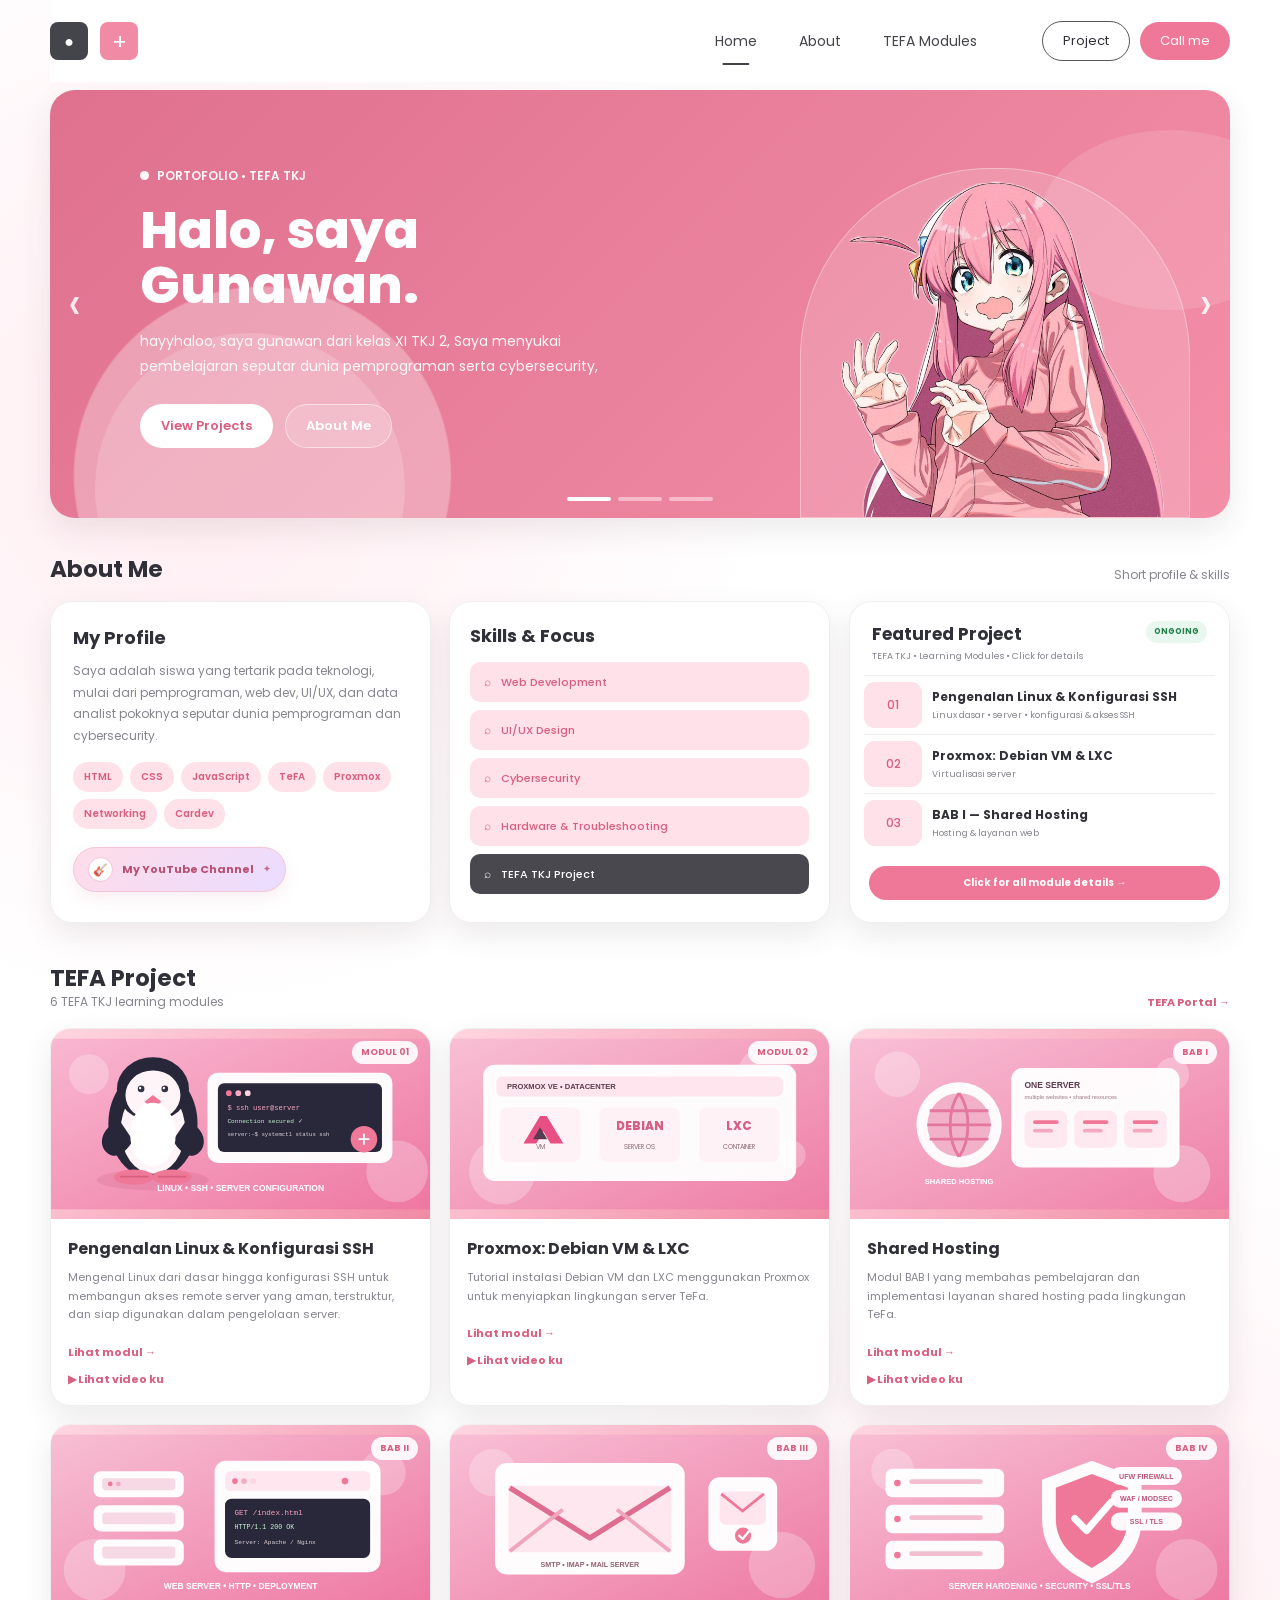
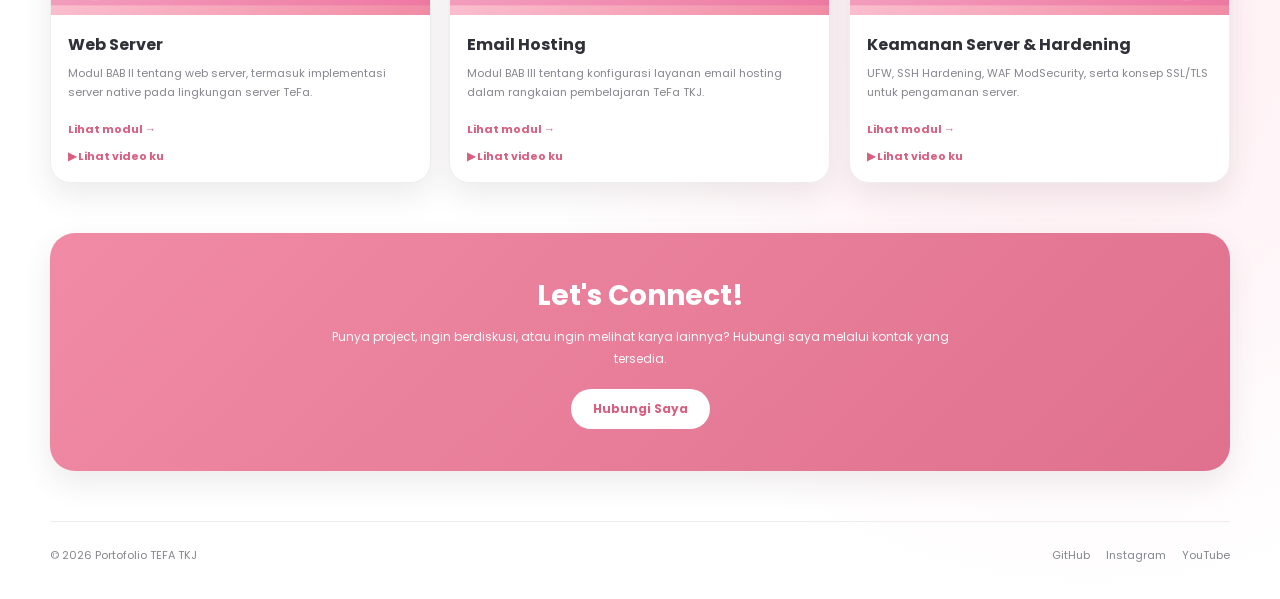
<file: index.html>
<!DOCTYPE html>

<html lang="id">
<head>
<meta charset="utf-8"/>
<meta content="width=device-width, initial-scale=1.0" name="viewport"/>
<meta name="description" content="Portofolio TEFA TKJ — web development, server, networking, dan project teknologi.">
<meta name="theme-color" content="#ef7898">
<title>Portofolio TEFA TKJ</title>
<!-- Font -->
<link href="https://fonts.googleapis.com" rel="preconnect"/>
<link crossorigin="" href="https://fonts.gstatic.com" rel="preconnect"/>
<link href="https://fonts.googleapis.com/css2?family=Poppins:wght@400;500;600;700;800&amp;display=swap" rel="stylesheet"/>
<!-- Project thumbnails are embedded SVGs; Hitori hero image is stored in assets/. -->
  <link rel="stylesheet" href="style.css">
  <script src="script.js" defer></script>
</head>
<body>
<!-- =========================
         NAVBAR
    ========================== -->
<header class="container">
<nav class="navbar">
<div class="nav-left">
<button aria-label="Profil" class="profile-btn">●</button>
<button aria-label="Tambah" class="add-btn">+</button>
</div>
<div class="nav-links">
<a class="active" href="#beranda">Home</a>
<a href="#tentang">About</a>
<a href="#featured-project-card">TEFA Modules</a>
</div>
<div class="nav-right">
<a class="login-btn" href="#proyek">Project</a>
<a class="signup-btn" href="#kontak">Call me</a>
</div>
</nav>
</header>
<main class="container">
<!-- =========================
             HERO / BANNER
             GANTI FOTO DI .hero-photo
        ========================== -->
<section class="hero" id="beranda">
<button aria-label="Sebelumnya" class="hero-arrow left">‹</button>
<div class="hero-content">
<div class="hero-label">
<span></span>
                    PORTOFOLIO • TEFA TKJ
                </div>
<h1>Halo, saya<br/>Gunawan.</h1>
<p>
                    hayyhaloo, saya gunawan dari kelas XI TKJ 2,
                    Saya menyukai pembelajaran seputar dunia pemprograman 
                    serta cybersecurity, 
                </p>
<div class="hero-buttons">
<a class="hero-btn primary" href="#proyek">View Projects</a>
<a class="hero-btn" href="#tentang">About Me</a>
</div>
</div>
<div class="hero-photo">
<!-- GANTI src DENGAN FOTO HERO KAMU -->
<div class="image-placeholder">
<img alt="Karakter hero" src="hitori.png"/>
</div>
</div>
<button aria-label="Berikutnya" class="hero-arrow right">›</button>
<div class="hero-dots">
<span class="active"></span>
<span></span>
<span></span>
</div>
</section>
<!-- =========================
             OVERVIEW
        ========================== -->
<section id="tentang">
<div class="section-heading">
<h2>About Me</h2>
<p>Short profile &amp; skills</p>
</div>
<div class="overview">
<!-- ABOUT -->
<article class="about-card">
<h3>My Profile</h3>
<p>
                        Saya adalah siswa yang tertarik pada teknologi,
                        mulai dari pemprograman, web dev, UI/UX, dan data analist
                        pokoknya seputar dunia pemprograman dan cybersecurity.
                    </p>
<div class="skill-list">
<span class="skill">HTML</span>
<span class="skill">CSS</span>
<span class="skill">JavaScript</span>
<span class="skill">TeFA</span>
<span class="skill">Proxmox</span>
<span class="skill">Networking</span>
<span class="skill">Cardev</span>
</div>
<a aria-label="Kunjungi channel YouTube Xiyee1" class="channel-button" href="https://youtube.com/@xiyee1?si=R-gJrGjrz4mq7yhV" rel="noopener noreferrer" target="_blank">
<span class="channel-icon">🎸</span>
<span>My YouTube Channel</span>
<span class="sparkle">✦</span>
</a>
</article>
<!-- SEARCH / KEYWORD -->
<article class="search-card">
<h3>Skills &amp; Focus</h3>
<div class="search-item">
<span class="search-icon">⌕</span>
                        Web Development
                    </div>
<div class="search-item">
<span class="search-icon">⌕</span>
                        UI/UX Design
                    </div>
<div class="search-item">
<span class="search-icon">⌕</span>
                          Cybersecurity
                    </div>
<div class="search-item">
<span class="search-icon">⌕</span>
                        Hardware &amp; Troubleshooting
                    </div>
<div class="search-item dark">
<span class="search-icon">⌕</span>
                        TEFA TKJ Project
                    </div>
</article>
<!-- FEATURED PROJECT / TEFA MODULES -->
<article aria-controls="featured-project-modal" aria-haspopup="dialog" aria-label="Buka Featured Project TeFa TKJ" class="quick-card" id="featured-project-card" role="button" tabindex="0">
<div class="featured-head" style="display:flex;justify-content:space-between;align-items:flex-start;gap:10px;padding:5px 8px 12px;">
<div>
<h3 style="padding:0;margin:0;">Featured Project</h3>
<p style="font-size:9px;color:#85858e;margin-top:3px;">TEFA TKJ • Learning Modules • Click for details</p>
</div>
<span style="background:#e8f8ef;color:#23824b;border-radius:999px;padding:5px 8px;font-size:8px;font-weight:700;white-space:nowrap;">ONGOING</span>
</div>







<div class="quick-row">
<div class="quick-img"><div class="image-placeholder" style="background:#ffe1e9;color:#d95f80;">01</div></div>
<div><h4>Pengenalan Linux &amp; Konfigurasi SSH</h4><p>Linux dasar • server • konfigurasi &amp; akses SSH</p></div>
</div>
<div class="quick-row">
<div class="quick-img"><div class="image-placeholder" style="background:#ffe1e9;color:#d95f80;">02</div></div>
<div><h4>Proxmox: Debian VM &amp; LXC</h4><p>Virtualisasi server</p></div>
</div>
<div class="quick-row">
<div class="quick-img"><div class="image-placeholder" style="background:#ffe1e9;color:#d95f80;">03</div></div>
<div><h4>BAB I — Shared Hosting</h4><p>Hosting &amp; layanan web</p></div>
</div>
<div class="quick-row">
<div class="quick-img"><div class="image-placeholder" style="background:#ffe1e9;color:#d95f80;">04</div></div>
<div><h4>BAB II — Web Server</h4><p>Web server native &amp; deployment</p></div>
</div>
<div class="quick-row">
<div class="quick-img"><div class="image-placeholder" style="background:#ffe1e9;color:#d95f80;">05</div></div>
<div><h4>BAB III — Email Hosting</h4><p>Konfigurasi layanan email</p></div>
</div>
<div class="quick-row">
<div class="quick-img"><div class="image-placeholder" style="background:#ffe1e9;color:#d95f80;">06</div></div>
<div><h4>BAB IV — Server Hardening</h4><p>UFW • WAF • SSL/TLS</p></div>
</div><div class="quick-featured-btn" style="display:block;margin:13px 5px 3px;background:#ef7898;color:white;text-align:center;padding:9px;border-radius:999px;font-size:10px;font-weight:700;">
                        Click for all module details →
                    </div>
</article>
</div>
</section>
<!-- =========================
             PROJECTS TEFA - 6 MODUL
        ========================== -->
<section class="projects" id="proyek">
<div class="section-heading">
<div>
<h2>TEFA Project</h2>
<p>6 TEFA TKJ learning modules</p>
</div>
<a class="project-link" href="https://tefa.sevka.id/" rel="noopener" target="_blank">TEFA Portal →</a>
</div>
<div class="project-grid">
<!-- PROJECT 01 -->
<article class="project-card">
<div class="project-image">
<svg aria-label="Pengenalan Linux dan Konfigurasi SSH" class="project-thumb" role="img" viewbox="0 0 800 360" xmlns="http://www.w3.org/2000/svg">
<defs><lineargradient id="linuxSshBg" x1="0" x2="1" y1="0" y2="1"><stop stop-color="#f9b7d0"></stop><stop offset="1" stop-color="#ee78a2"></stop></lineargradient></defs>
<rect fill="url(#linuxSshBg)" height="360" width="800"></rect>
<g fill="#fff" opacity=".25"><circle cx="80" cy="75" r="42"></circle><circle cx="730" cy="280" r="65"></circle></g>
<!-- Linux -->
<g transform="translate(70 28)">
<!-- Cute full-body Linux/Tux-inspired penguin -->
<ellipse cx="145" cy="270" rx="118" ry="22" fill="#c95c82" opacity=".22"></ellipse>
<ellipse cx="145" cy="151" rx="94" ry="116" fill="#282739"></ellipse>
<ellipse cx="145" cy="165" rx="68" ry="92" fill="#fff5f8"></ellipse>
<!-- head -->
<ellipse cx="145" cy="78" rx="76" ry="67" fill="#282739"></ellipse>
<ellipse cx="145" cy="91" rx="58" ry="52" fill="#fff5f8"></ellipse>
<!-- cute eyes -->
<circle cx="120" cy="78" r="7" fill="#333346"></circle>
<circle cx="170" cy="78" r="7" fill="#333346"></circle>
<circle cx="118" cy="76" r="2.5" fill="#fff"></circle>
<circle cx="168" cy="76" r="2.5" fill="#fff"></circle>
<!-- beak -->
<path d="M145 91l-18 14 18 14 18-14z" fill="#ef7898"></path>
<!-- flippers -->
<path d="M75 145c-39 13-48 52-25 69 18 14 39-3 53-27z" fill="#282739"></path>
<path d="M215 145c39 13 48 52 25 69-18 14-39-3-53-27z" fill="#282739"></path>
<!-- belly -->
<ellipse cx="145" cy="174" rx="48" ry="67" fill="#fff"></ellipse>
<!-- feet -->
<ellipse cx="105" cy="264" rx="42" ry="16" fill="#ef7898"></ellipse>
<ellipse cx="185" cy="264" rx="42" ry="16" fill="#ef7898"></ellipse>
<path d="M77 263h57M157 263h57" stroke="#d95f80" stroke-width="4" stroke-linecap="round"></path>
</g>
<!-- SSH terminal -->
<g transform="translate(330 72)">
<rect fill="#fff" height="190" opacity=".96" rx="22" width="390"></rect>
<rect fill="#29283a" height="145" rx="13" width="346" x="22" y="22"></rect>
<circle cx="45" cy="43" fill="#ef7898" r="6"></circle><circle cx="65" cy="43" fill="#f5a9c2" r="6"></circle><circle cx="85" cy="43" fill="#ffd3e0" r="6"></circle>
<text fill="#f8a5c0" font-family="monospace" font-size="15" x="42" y="78">$ ssh user@server</text>
<text fill="#c7f5d2" font-family="monospace" font-size="13" x="42" y="106">Connection secured ✓</text>
<text fill="#ddd1d7" font-family="monospace" font-size="12" x="42" y="133">server:~$ systemctl status ssh</text>
<circle cx="330" cy="140" fill="#ef7898" r="28"></circle>
<path d="M320 140h20M330 130v20" stroke="#fff" stroke-linecap="round" stroke-width="4"></path>
</g>
<text fill="#fff" font-family="Arial" font-size="18" font-weight="700" text-anchor="middle" x="400" y="322">LINUX • SSH • SERVER CONFIGURATION</text>
</svg>
<span class="project-tag">MODUL 01</span>
</div>
<div class="project-body">
<h3>Pengenalan Linux &amp; Konfigurasi SSH</h3>
<p>Mengenal Linux dari dasar hingga konfigurasi SSH untuk membangun akses remote server yang aman, terstruktur, dan siap digunakan dalam pengelolaan server.</p>
<a class="project-link" href="https://drive.google.com/open?id=13FAvOYxfOlQyQV21enNr1Nqhwh36CnTS&usp=drive_fs" rel="noopener" target="_blank">Lihat modul →</a>
              <a class="project-link youtube-link" href="https://youtu.be/6CTuKiKw1rU?si=bh4qoPJwVwSZixoA" target="_blank" rel="noopener">▶ Lihat video ku</a>
</div>
</article>
<!-- PROJECT 02 -->
<article class="project-card">
<div class="project-image">
<svg aria-label="Proxmox Debian VM dan LXC" class="project-thumb" role="img" viewbox="0 0 800 360" xmlns="http://www.w3.org/2000/svg">
<defs><lineargradient id="proxBg" x1="0" x2="1" y1="0" y2="1"><stop stop-color="#f8bfd4"></stop><stop offset="1" stop-color="#ee7ea6"></stop></lineargradient></defs>
<rect fill="url(#proxBg)" height="360" width="800"></rect>
<g fill="#fff" opacity=".25"><circle cx="110" cy="280" r="70"></circle><circle cx="665" cy="75" r="58"></circle><circle cx="720" cy="245" r="30"></circle></g>
<g transform="translate(70 55)">
<rect fill="#fff" height="245" opacity=".96" rx="24" width="660" x="0" y="0"></rect>
<rect fill="#ffe5ee" height="42" rx="12" width="604" x="28" y="25"></rect>
<text fill="#5d3b4c" font-family="Arial" font-size="16" font-weight="700" x="50" y="52">PROXMOX VE • DATACENTER</text>
<g transform="translate(35 90)">
<rect fill="#fff2f6" height="115" rx="16" width="170" x="0" y="0"></rect>
<rect fill="#fff2f6" height="115" rx="16" width="170" x="210" y="0"></rect>
<rect fill="#fff2f6" height="115" rx="16" width="170" x="420" y="0"></rect>
<g transform="translate(50 18)"><path d="M35 0L0 58h27l15-25 15 25h27L49 0z" fill="#e84f82"></path><path d="M35 24L20 49h30z" fill="#5a3c50"></path></g>
<text fill="#d65f84" font-size="25" font-weight="800" text-anchor="middle" x="295" y="48">DEBIAN</text>
<text fill="#d65f84" font-size="25" font-weight="800" text-anchor="middle" x="505" y="48">LXC</text>
<text fill="#8c6a78" font-size="14" text-anchor="middle" x="85" y="88">VM</text>
<text fill="#8c6a78" font-size="14" text-anchor="middle" x="295" y="88">SERVER OS</text>
<text fill="#8c6a78" font-size="14" text-anchor="middle" x="505" y="88">CONTAINER</text>
</g>
</g>
</svg>
<span class="project-tag">MODUL 02</span>
</div>
<div class="project-body">
<h3>Proxmox: Debian VM &amp; LXC</h3>
<p>Tutorial instalasi Debian VM dan LXC menggunakan Proxmox untuk menyiapkan lingkungan server TeFa.</p>
<a class="project-link" href="https://drive.google.com/open?id=1tvxMWxOG8L7676OrQ21kC2C-sIkzgufn&usp=drive_fs" rel="noopener" target="_blank">Lihat modul →</a>
              <a class="project-link youtube-link" href="https://youtu.be/6CTuKiKw1rU?si=bh4qoPJwVwSZixoA" target="_blank" rel="noopener">▶ Lihat video ku</a>
</div>
</article>
<!-- PROJECT 03 -->
<article class="project-card">
<div class="project-image">
<svg aria-label="Shared Hosting" class="project-thumb" role="img" viewbox="0 0 800 360" xmlns="http://www.w3.org/2000/svg">
<defs><lineargradient id="hostBg" x1="0" x2="1" y1="0" y2="1"><stop stop-color="#f8bfd5"></stop><stop offset="1" stop-color="#ef80a7"></stop></lineargradient></defs>
<rect fill="url(#hostBg)" height="360" width="800"></rect>
<g fill="#fff" opacity=".28"><circle cx="100" cy="75" r="48"></circle><circle cx="680" cy="75" r="35"></circle><circle cx="700" cy="285" r="60"></circle></g>
<g transform="translate(90 52)">
<circle cx="140" cy="130" fill="#fff" opacity=".95" r="90"></circle>
<circle cx="140" cy="130" fill="#f1b2c9" r="67"></circle>
<path d="M73 130h134M140 63c-25 35-25 99 0 134M140 63c25 35 25 99 0 134M78 100h124M78 160h124" fill="none" stroke="#e4779d" stroke-width="6"></path>
<text fill="#fff" font-family="Arial" font-size="16" font-weight="700" text-anchor="middle" x="140" y="255">SHARED HOSTING</text>
</g>
<g transform="translate(340 62)">
<rect fill="#fff" height="210" opacity=".96" rx="24" width="355" x="0" y="0"></rect>
<text fill="#5b3b4c" font-family="Arial" font-size="18" font-weight="700" x="28" y="42">ONE SERVER</text>
<text fill="#9b7785" font-family="Arial" font-size="12" x="28" y="65">multiple websites • shared resources</text>
<g transform="translate(28 90)">
<rect fill="#ffe9f1" height="78" rx="15" width="90"></rect><rect fill="#ef7898" height="8" rx="4" width="54" x="18" y="20"></rect><rect fill="#f3aac1" height="8" rx="4" width="42" x="18" y="38"></rect>
<rect fill="#ffe9f1" height="78" rx="15" width="90" x="105"></rect><rect fill="#ef7898" height="8" rx="4" width="54" x="123" y="20"></rect><rect fill="#f3aac1" height="8" rx="4" width="42" x="123" y="38"></rect>
<rect fill="#ffe9f1" height="78" rx="15" width="90" x="210"></rect><rect fill="#ef7898" height="8" rx="4" width="54" x="228" y="20"></rect><rect fill="#f3aac1" height="8" rx="4" width="42" x="228" y="38"></rect>
</g>
</g>
</svg>
<span class="project-tag">BAB I</span>
</div>
<div class="project-body">
<h3>Shared Hosting</h3>
<p>Modul BAB I yang membahas pembelajaran dan implementasi layanan shared hosting pada lingkungan TeFa.</p>
<a class="project-link" href="https://drive.google.com/open?id=1EE84q01S3w-rGG6Kiyf03Gtp2XrNYla5&usp=drive_fs" rel="noopener" target="_blank">Lihat modul →</a>
              <a class="project-link youtube-link" href="https://youtu.be/6gkHC9JC_SI?si=I8CbOS6s1YSMIcwk" target="_blank" rel="noopener">▶ Lihat video ku</a>
</div>
</article>
<!-- PROJECT 04 -->
<article class="project-card">
<div class="project-image">
<svg aria-label="Web Server" class="project-thumb" role="img" viewbox="0 0 800 360" xmlns="http://www.w3.org/2000/svg">
<defs><lineargradient id="webBg" x1="0" x2="1" y1="0" y2="1"><stop stop-color="#f7bfd4"></stop><stop offset="1" stop-color="#ee78a2"></stop></lineargradient></defs>
<rect fill="url(#webBg)" height="360" width="800"></rect>
<g fill="#fff" opacity=".25"><circle cx="92" cy="285" r="65"></circle><circle cx="700" cy="80" r="48"></circle></g>
<g transform="translate(90 55)">
<g transform="translate(0 22)">
<rect fill="#fff" height="55" opacity=".96" rx="15" width="190"></rect><rect fill="#f6d9e4" height="25" rx="7" width="154" x="18" y="15"></rect><circle cx="35" cy="27" fill="#ef7898" r="5"></circle><circle cx="52" cy="27" fill="#f3a9c1" r="5"></circle>
<rect fill="#fff" height="55" opacity=".96" rx="15" width="190" y="72"></rect><rect fill="#f6d9e4" height="25" rx="7" width="154" x="18" y="87"></rect>
<rect fill="#fff" height="55" opacity=".96" rx="15" width="190" y="144"></rect><rect fill="#f6d9e4" height="25" rx="7" width="154" x="18" y="159"></rect>
</g>
<g transform="translate(255 0)">
<rect fill="#fff" height="235" opacity=".97" rx="24" width="350"></rect>
<rect fill="#ffe6ef" height="42" rx="11" width="306" x="22" y="22"></rect>
<circle cx="43" cy="43" fill="#ef7898" r="6"></circle><circle cx="62" cy="43" fill="#f5abc3" r="6"></circle><circle cx="81" cy="43" fill="#ffd5e1" r="6"></circle>
<circle cx="275" cy="43" fill="#ef7898" r="7"></circle>
<rect fill="#29283a" height="125" rx="14" width="306" x="22" y="80"></rect>
<text fill="#f7a3bf" font-family="monospace" font-size="16" x="42" y="115">GET /index.html</text>
<text fill="#c8f5d2" font-family="monospace" font-size="14" x="42" y="145">HTTP/1.1 200 OK</text>
<text fill="#ddd1d7" font-family="monospace" font-size="13" x="42" y="175">Server: Apache / Nginx</text>
</g>
</g>
<text fill="#fff" font-family="Arial" font-size="18" font-weight="700" text-anchor="middle" x="400" y="326">WEB SERVER • HTTP • DEPLOYMENT</text>
</svg>
<span class="project-tag">BAB II</span>
</div>
<div class="project-body">
<h3>Web Server</h3>
<p>Modul BAB II tentang web server, termasuk implementasi server native pada lingkungan server TeFa.</p>
<a class="project-link" href="https://drive.google.com/open?id=1T697Wei10ltJpIQ3GsvUZrkGYTdX7a4f&usp=drive_fs" rel="noopener" target="_blank">Lihat modul →</a>
              <a class="project-link youtube-link" href="https://youtu.be/f4cIlSWnnpw?si=foskLeo6NO0_jKHq" target="_blank" rel="noopener">▶ Lihat video ku</a>
</div>
</article>
<!-- PROJECT 05 -->
<article class="project-card">
<div class="project-image">
<svg aria-label="Email Hosting" class="project-thumb" role="img" viewbox="0 0 800 360" xmlns="http://www.w3.org/2000/svg">
<defs><lineargradient id="mailBg" x1="0" x2="1" y1="0" y2="1"><stop stop-color="#f8bfd5"></stop><stop offset="1" stop-color="#ed79a2"></stop></lineargradient></defs>
<rect fill="url(#mailBg)" height="360" width="800"></rect>
<g fill="#fff" opacity=".25"><circle cx="90" cy="80" r="50"></circle><circle cx="700" cy="275" r="70"></circle></g>
<g transform="translate(95 60)">
<rect fill="#fff" height="235" opacity=".97" rx="25" width="400" x="0" y="0"></rect>
<path d="M28 48h344v140H28z" fill="#ffe7ef"></path>
<path d="M31 52l169 106L369 52" fill="none" stroke="#df6d91" stroke-linejoin="round" stroke-width="11"></path>
<path d="M31 186l112-88M369 186L257 98" fill="none" stroke="#f0a5bc" stroke-width="8"></path>
<text fill="#8e6273" font-family="Arial" font-size="15" font-weight="700" text-anchor="middle" x="200" y="220">SMTP • IMAP • MAIL SERVER</text>
</g>
<g transform="translate(545 90)">
<rect fill="#fff" height="155" opacity=".97" rx="24" width="145"></rect>
<rect fill="#ffe5ee" height="70" rx="12" width="97" x="24" y="30"></rect>
<path d="M27 35l45 36 45-36" fill="none" stroke="#ef7898" stroke-width="6"></path>
<circle cx="73" cy="123" fill="#ef7898" r="17"></circle><path d="M65 123l7 7 14-17" fill="none" stroke="#fff" stroke-linecap="round" stroke-linejoin="round" stroke-width="5"></path>
</g>
</svg>
<span class="project-tag">BAB III</span>
</div>
<div class="project-body">
<h3>Email Hosting</h3>
<p>Modul BAB III tentang konfigurasi layanan email hosting dalam rangkaian pembelajaran TeFa TKJ.</p>
<a class="project-link" href="https://drive.google.com/open?id=1TJnarUPAYyk_A1MAbGq2HURuudV3E_To&usp=drive_fs" rel="noopener" target="_blank">Lihat modul →</a>
              <a class="project-link youtube-link" href="https://youtu.be/dP5uy_J_99Y?si=pFNnvGgkTBJIfJWz" target="_blank" rel="noopener">▶ Lihat video ku</a>
</div>
</article>
<!-- PROJECT 06 -->
<article class="project-card">
<div class="project-image">
<svg aria-label="BAB IV Keamanan Server dan Hardening" class="project-thumb" role="img" viewbox="0 0 800 360" xmlns="http://www.w3.org/2000/svg">
<defs><lineargradient id="hardBg" x1="0" x2="1" y1="0" y2="1"><stop stop-color="#f8bfd4"></stop><stop offset="1" stop-color="#ed78a2"></stop></lineargradient></defs>
<rect fill="url(#hardBg)" height="360" width="800"></rect>
<g fill="#fff" opacity=".24"><circle cx="90" cy="75" r="45"></circle><circle cx="710" cy="285" r="65"></circle></g>
<!-- Server stack -->
<g transform="translate(75 72)">
<rect fill="#fff" height="60" opacity=".96" rx="15" width="250" x="0" y="0"></rect>
<rect fill="#fff" height="60" opacity=".96" rx="15" width="250" x="0" y="76"></rect>
<rect fill="#fff" height="60" opacity=".96" rx="15" width="250" x="0" y="152"></rect>
<g fill="#ef7898"><circle cx="25" cy="30" r="7"></circle><circle cx="25" cy="106" r="7"></circle><circle cx="25" cy="182" r="7"></circle></g>
<rect fill="#f2bfd0" height="10" rx="5" width="155" x="50" y="22"></rect>
<rect fill="#f2bfd0" height="10" rx="5" width="155" x="50" y="98"></rect>
<rect fill="#f2bfd0" height="10" rx="5" width="155" x="50" y="174"></rect>
</g>
<!-- Shield -->
<g transform="translate(390 55)">
<path d="M120 0l105 40v82c0 74-51 113-105 137C66 235 15 196 15 122V40z" fill="#fff" opacity=".96"></path>
<path d="M120 28l76 29v64c0 53-34 82-76 105-42-23-76-52-76-105V57z" fill="#ef7898"></path>
<path d="M84 122l25 25 51-59" fill="none" stroke="#fff" stroke-linecap="round" stroke-linejoin="round" stroke-width="15"></path>
</g>
<!-- Security labels -->
<g font-family="Arial" font-size="15" font-weight="700">
<rect fill="#fff" height="38" opacity=".95" rx="19" width="150" x="550" y="68"></rect><text fill="#bd5478" text-anchor="middle" x="625" y="93">UFW FIREWALL</text>
<rect fill="#fff" height="38" opacity=".95" rx="19" width="150" x="550" y="116"></rect><text fill="#bd5478" text-anchor="middle" x="625" y="141">WAF / MODSEC</text>
<rect fill="#fff" height="38" opacity=".95" rx="19" width="150" x="550" y="164"></rect><text fill="#bd5478" text-anchor="middle" x="625" y="189">SSL / TLS</text>
</g>
<text fill="#fff" font-family="Arial" font-size="18" font-weight="700" text-anchor="middle" x="400" y="326">SERVER HARDENING • SECURITY • SSL/TLS</text>
</svg>
<span class="project-tag">BAB IV</span>
</div>
<div class="project-body">
<h3>Keamanan Server &amp; Hardening</h3>
<p>UFW, SSH Hardening, WAF ModSecurity, serta konsep SSL/TLS untuk pengamanan server.</p>
<a class="project-link" href="https://drive.google.com/open?id=1TJnarUPAYyk_A1MAbGq2HURuudV3E_To&usp=drive_fs" rel="noopener" target="_blank">Lihat modul →</a>
              <a class="project-link youtube-link" href="https://youtu.be/Td9MiG__buA?si=Ntdm_2EQA1SRrNtz" target="_blank" rel="noopener">▶ Lihat video ku</a>
</div>
</article>
</div>
</section>
<!-- =========================
             CONTACT
        ========================== -->
<section class="contact" id="kontak">
<h2>Let's Connect!</h2>
<p>
                Punya project, ingin berdiskusi, atau ingin melihat karya
                lainnya? Hubungi saya melalui kontak yang tersedia.
            </p>
<a class="contact-btn" href="mailto:ggunawantabacun@gmail.com">
                Hubungi Saya
            </a>
</section>
</main>
<!-- =========================
         FOOTER
    ========================== -->
<footer class="container">
<div>
            © 2026 Portofolio TEFA TKJ
        </div>
<div class="socials">
<a href="#">GitHub</a>
<a href="#">Instagram</a>
<a href="#">YouTube</a>
</div>
</footer>
<!-- =========================
         FEATURED PROJECT MODAL
    ========================== -->
<div aria-hidden="true" aria-labelledby="featured-modal-title" aria-modal="true" class="featured-modal" id="featured-project-modal" role="dialog">
<div class="featured-modal-box">
<div class="featured-modal-head">
<div>
<h3 id="featured-modal-title">Featured Project</h3>
<p>TeFa TKJ • Modul Pembelajaran</p>
</div>
<button aria-label="Tutup" class="modal-close" id="featured-modal-close" type="button">×</button>
</div>
<div class="featured-modal-content">
<p class="modal-intro">
                    Rangkaian modul pembelajaran TeFa TKJ yang telah diselesaikan.
                    Project ditampilkan dari materi awal sampai layanan server dan email hosting.
                </p>
<div class="modal-module-grid">






</div>

<article class="modal-module">
<div class="modal-module-image"><svg aria-label="Pengenalan Linux dan Konfigurasi SSH" class="project-thumb" role="img" viewbox="0 0 800 360" xmlns="http://www.w3.org/2000/svg">
<defs><lineargradient id="linuxSshBg" x1="0" x2="1" y1="0" y2="1"><stop stop-color="#f9b7d0"></stop><stop offset="1" stop-color="#ee78a2"></stop></lineargradient></defs>
<rect fill="url(#linuxSshBg)" height="360" width="800"></rect>
<g fill="#fff" opacity=".25"><circle cx="80" cy="75" r="42"></circle><circle cx="730" cy="280" r="65"></circle></g>
<!-- Linux -->
<g transform="translate(70 28)">
<!-- Cute full-body Linux/Tux-inspired penguin -->
<ellipse cx="145" cy="270" rx="118" ry="22" fill="#c95c82" opacity=".22"></ellipse>
<ellipse cx="145" cy="151" rx="94" ry="116" fill="#282739"></ellipse>
<ellipse cx="145" cy="165" rx="68" ry="92" fill="#fff5f8"></ellipse>
<!-- head -->
<ellipse cx="145" cy="78" rx="76" ry="67" fill="#282739"></ellipse>
<ellipse cx="145" cy="91" rx="58" ry="52" fill="#fff5f8"></ellipse>
<!-- cute eyes -->
<circle cx="120" cy="78" r="7" fill="#333346"></circle>
<circle cx="170" cy="78" r="7" fill="#333346"></circle>
<circle cx="118" cy="76" r="2.5" fill="#fff"></circle>
<circle cx="168" cy="76" r="2.5" fill="#fff"></circle>
<!-- beak -->
<path d="M145 91l-18 14 18 14 18-14z" fill="#ef7898"></path>
<!-- flippers -->
<path d="M75 145c-39 13-48 52-25 69 18 14 39-3 53-27z" fill="#282739"></path>
<path d="M215 145c39 13 48 52 25 69-18 14-39-3-53-27z" fill="#282739"></path>
<!-- belly -->
<ellipse cx="145" cy="174" rx="48" ry="67" fill="#fff"></ellipse>
<!-- feet -->
<ellipse cx="105" cy="264" rx="42" ry="16" fill="#ef7898"></ellipse>
<ellipse cx="185" cy="264" rx="42" ry="16" fill="#ef7898"></ellipse>
<path d="M77 263h57M157 263h57" stroke="#d95f80" stroke-width="4" stroke-linecap="round"></path>
</g>
<!-- SSH terminal -->
<g transform="translate(330 72)">
<rect fill="#fff" height="190" opacity=".96" rx="22" width="390"></rect>
<rect fill="#29283a" height="145" rx="13" width="346" x="22" y="22"></rect>
<circle cx="45" cy="43" fill="#ef7898" r="6"></circle><circle cx="65" cy="43" fill="#f5a9c2" r="6"></circle><circle cx="85" cy="43" fill="#ffd3e0" r="6"></circle>
<text fill="#f8a5c0" font-family="monospace" font-size="15" x="42" y="78">$ ssh user@server</text>
<text fill="#c7f5d2" font-family="monospace" font-size="13" x="42" y="106">Connection secured ✓</text>
<text fill="#ddd1d7" font-family="monospace" font-size="12" x="42" y="133">server:~$ systemctl status ssh</text>
<circle cx="330" cy="140" fill="#ef7898" r="28"></circle>
<path d="M320 140h20M330 130v20" stroke="#fff" stroke-linecap="round" stroke-width="4"></path>
</g>
<text fill="#fff" font-family="Arial" font-size="18" font-weight="700" text-anchor="middle" x="400" y="322">LINUX • SSH • SERVER CONFIGURATION</text>
</svg></div>
<div>
<h4>01 — Pengenalan Linux &amp; Konfigurasi SSH</h4>
<p>Mengenal lingkungan Linux, memahami SSH, melakukan konfigurasi akses remote, serta menguji koneksi dan dasar troubleshooting server.</p>
<span class="modal-status">SELESAI</span>
</div>
</article>
<article class="modal-module">
<div class="modal-module-image"><svg aria-label="Proxmox Debian VM dan LXC" class="project-thumb" role="img" viewbox="0 0 800 360" xmlns="http://www.w3.org/2000/svg">
<defs><lineargradient id="proxBg" x1="0" x2="1" y1="0" y2="1"><stop stop-color="#f8bfd4"></stop><stop offset="1" stop-color="#ee7ea6"></stop></lineargradient></defs>
<rect fill="url(#proxBg)" height="360" width="800"></rect>
<g fill="#fff" opacity=".25"><circle cx="110" cy="280" r="70"></circle><circle cx="665" cy="75" r="58"></circle><circle cx="720" cy="245" r="30"></circle></g>
<g transform="translate(70 55)">
<rect fill="#fff" height="245" opacity=".96" rx="24" width="660" x="0" y="0"></rect>
<rect fill="#ffe5ee" height="42" rx="12" width="604" x="28" y="25"></rect>
<text fill="#5d3b4c" font-family="Arial" font-size="16" font-weight="700" x="50" y="52">PROXMOX VE • DATACENTER</text>
<g transform="translate(35 90)">
<rect fill="#fff2f6" height="115" rx="16" width="170" x="0" y="0"></rect>
<rect fill="#fff2f6" height="115" rx="16" width="170" x="210" y="0"></rect>
<rect fill="#fff2f6" height="115" rx="16" width="170" x="420" y="0"></rect>
<g transform="translate(50 18)"><path d="M35 0L0 58h27l15-25 15 25h27L49 0z" fill="#e84f82"></path><path d="M35 24L20 49h30z" fill="#5a3c50"></path></g>
<text fill="#d65f84" font-size="25" font-weight="800" text-anchor="middle" x="295" y="48">DEBIAN</text>
<text fill="#d65f84" font-size="25" font-weight="800" text-anchor="middle" x="505" y="48">LXC</text>
<text fill="#8c6a78" font-size="14" text-anchor="middle" x="85" y="88">VM</text>
<text fill="#8c6a78" font-size="14" text-anchor="middle" x="295" y="88">SERVER OS</text>
<text fill="#8c6a78" font-size="14" text-anchor="middle" x="505" y="88">CONTAINER</text>
</g>
</g>
</svg></div>
<div>
<h4>02 — Proxmox: Debian VM &amp; LXC</h4>
<p>Virtualisasi server menggunakan Debian VM dan container LXC.</p>
<span class="modal-status">SELESAI</span>
</div>
</article>
<article class="modal-module">
<div class="modal-module-image"><svg aria-label="Shared Hosting" class="project-thumb" role="img" viewbox="0 0 800 360" xmlns="http://www.w3.org/2000/svg">
<defs><lineargradient id="hostBg" x1="0" x2="1" y1="0" y2="1"><stop stop-color="#f8bfd5"></stop><stop offset="1" stop-color="#ef80a7"></stop></lineargradient></defs>
<rect fill="url(#hostBg)" height="360" width="800"></rect>
<g fill="#fff" opacity=".28"><circle cx="100" cy="75" r="48"></circle><circle cx="680" cy="75" r="35"></circle><circle cx="700" cy="285" r="60"></circle></g>
<g transform="translate(90 52)">
<circle cx="140" cy="130" fill="#fff" opacity=".95" r="90"></circle>
<circle cx="140" cy="130" fill="#f1b2c9" r="67"></circle>
<path d="M73 130h134M140 63c-25 35-25 99 0 134M140 63c25 35 25 99 0 134M78 100h124M78 160h124" fill="none" stroke="#e4779d" stroke-width="6"></path>
<text fill="#fff" font-family="Arial" font-size="16" font-weight="700" text-anchor="middle" x="140" y="255">SHARED HOSTING</text>
</g>
<g transform="translate(340 62)">
<rect fill="#fff" height="210" opacity=".96" rx="24" width="355" x="0" y="0"></rect>
<text fill="#5b3b4c" font-family="Arial" font-size="18" font-weight="700" x="28" y="42">ONE SERVER</text>
<text fill="#9b7785" font-family="Arial" font-size="12" x="28" y="65">multiple websites • shared resources</text>
<g transform="translate(28 90)">
<rect fill="#ffe9f1" height="78" rx="15" width="90"></rect><rect fill="#ef7898" height="8" rx="4" width="54" x="18" y="20"></rect><rect fill="#f3aac1" height="8" rx="4" width="42" x="18" y="38"></rect>
<rect fill="#ffe9f1" height="78" rx="15" width="90" x="105"></rect><rect fill="#ef7898" height="8" rx="4" width="54" x="123" y="20"></rect><rect fill="#f3aac1" height="8" rx="4" width="42" x="123" y="38"></rect>
<rect fill="#ffe9f1" height="78" rx="15" width="90" x="210"></rect><rect fill="#ef7898" height="8" rx="4" width="54" x="228" y="20"></rect><rect fill="#f3aac1" height="8" rx="4" width="42" x="228" y="38"></rect>
</g>
</g>
</svg></div>
<div>
<h4>03 — BAB I: Shared Hosting</h4>
<p>Pembelajaran mengenai hosting dan layanan web.</p>
<span class="modal-status">SELESAI</span>
</div>
</article>
<article class="modal-module">
<div class="modal-module-image"><svg aria-label="Web Server" class="project-thumb" role="img" viewbox="0 0 800 360" xmlns="http://www.w3.org/2000/svg">
<defs><lineargradient id="webBg" x1="0" x2="1" y1="0" y2="1"><stop stop-color="#f7bfd4"></stop><stop offset="1" stop-color="#ee78a2"></stop></lineargradient></defs>
<rect fill="url(#webBg)" height="360" width="800"></rect>
<g fill="#fff" opacity=".25"><circle cx="92" cy="285" r="65"></circle><circle cx="700" cy="80" r="48"></circle></g>
<g transform="translate(90 55)">
<g transform="translate(0 22)">
<rect fill="#fff" height="55" opacity=".96" rx="15" width="190"></rect><rect fill="#f6d9e4" height="25" rx="7" width="154" x="18" y="15"></rect><circle cx="35" cy="27" fill="#ef7898" r="5"></circle><circle cx="52" cy="27" fill="#f3a9c1" r="5"></circle>
<rect fill="#fff" height="55" opacity=".96" rx="15" width="190" y="72"></rect><rect fill="#f6d9e4" height="25" rx="7" width="154" x="18" y="87"></rect>
<rect fill="#fff" height="55" opacity=".96" rx="15" width="190" y="144"></rect><rect fill="#f6d9e4" height="25" rx="7" width="154" x="18" y="159"></rect>
</g>
<g transform="translate(255 0)">
<rect fill="#fff" height="235" opacity=".97" rx="24" width="350"></rect>
<rect fill="#ffe6ef" height="42" rx="11" width="306" x="22" y="22"></rect>
<circle cx="43" cy="43" fill="#ef7898" r="6"></circle><circle cx="62" cy="43" fill="#f5abc3" r="6"></circle><circle cx="81" cy="43" fill="#ffd5e1" r="6"></circle>
<circle cx="275" cy="43" fill="#ef7898" r="7"></circle>
<rect fill="#29283a" height="125" rx="14" width="306" x="22" y="80"></rect>
<text fill="#f7a3bf" font-family="monospace" font-size="16" x="42" y="115">GET /index.html</text>
<text fill="#c8f5d2" font-family="monospace" font-size="14" x="42" y="145">HTTP/1.1 200 OK</text>
<text fill="#ddd1d7" font-family="monospace" font-size="13" x="42" y="175">Server: Apache / Nginx</text>
</g>
</g>
<text fill="#fff" font-family="Arial" font-size="18" font-weight="700" text-anchor="middle" x="400" y="326">WEB SERVER • HTTP • DEPLOYMENT</text>
</svg></div>
<div>
<h4>04 — BAB II: Web Server</h4>
<p>Web server native dan proses deployment aplikasi/website.</p>
<span class="modal-status">SELESAI</span>
</div>
</article>
<article class="modal-module">
<div class="modal-module-image"><svg aria-label="Email Hosting" class="project-thumb" role="img" viewbox="0 0 800 360" xmlns="http://www.w3.org/2000/svg">
<defs><lineargradient id="mailBg" x1="0" x2="1" y1="0" y2="1"><stop stop-color="#f8bfd5"></stop><stop offset="1" stop-color="#ed79a2"></stop></lineargradient></defs>
<rect fill="url(#mailBg)" height="360" width="800"></rect>
<g fill="#fff" opacity=".25"><circle cx="90" cy="80" r="50"></circle><circle cx="700" cy="275" r="70"></circle></g>
<g transform="translate(95 60)">
<rect fill="#fff" height="235" opacity=".97" rx="25" width="400" x="0" y="0"></rect>
<path d="M28 48h344v140H28z" fill="#ffe7ef"></path>
<path d="M31 52l169 106L369 52" fill="none" stroke="#df6d91" stroke-linejoin="round" stroke-width="11"></path>
<path d="M31 186l112-88M369 186L257 98" fill="none" stroke="#f0a5bc" stroke-width="8"></path>
<text fill="#8e6273" font-family="Arial" font-size="15" font-weight="700" text-anchor="middle" x="200" y="220">SMTP • IMAP • MAIL SERVER</text>
</g>
<g transform="translate(545 90)">
<rect fill="#fff" height="155" opacity=".97" rx="24" width="145"></rect>
<rect fill="#ffe5ee" height="70" rx="12" width="97" x="24" y="30"></rect>
<path d="M27 35l45 36 45-36" fill="none" stroke="#ef7898" stroke-width="6"></path>
<circle cx="73" cy="123" fill="#ef7898" r="17"></circle><path d="M65 123l7 7 14-17" fill="none" stroke="#fff" stroke-linecap="round" stroke-linejoin="round" stroke-width="5"></path>
</g>
</svg></div>
<div>
<h4>05 — BAB III: Email Hosting</h4>
<p>Konfigurasi layanan email hosting dalam rangkaian TeFa TKJ.</p>
<span class="modal-status">SELESAI</span>
</div>
</article>
<article class="modal-module">
<div class="modal-module-image"><svg aria-label="BAB IV Keamanan Server dan Hardening" class="project-thumb" role="img" viewbox="0 0 800 360" xmlns="http://www.w3.org/2000/svg">
<defs><lineargradient id="hardBg" x1="0" x2="1" y1="0" y2="1"><stop stop-color="#f8bfd4"></stop><stop offset="1" stop-color="#ed78a2"></stop></lineargradient></defs>
<rect fill="url(#hardBg)" height="360" width="800"></rect>
<g fill="#fff" opacity=".24"><circle cx="90" cy="75" r="45"></circle><circle cx="710" cy="285" r="65"></circle></g>
<!-- Server stack -->
<g transform="translate(75 72)">
<rect fill="#fff" height="60" opacity=".96" rx="15" width="250" x="0" y="0"></rect>
<rect fill="#fff" height="60" opacity=".96" rx="15" width="250" x="0" y="76"></rect>
<rect fill="#fff" height="60" opacity=".96" rx="15" width="250" x="0" y="152"></rect>
<g fill="#ef7898"><circle cx="25" cy="30" r="7"></circle><circle cx="25" cy="106" r="7"></circle><circle cx="25" cy="182" r="7"></circle></g>
<rect fill="#f2bfd0" height="10" rx="5" width="155" x="50" y="22"></rect>
<rect fill="#f2bfd0" height="10" rx="5" width="155" x="50" y="98"></rect>
<rect fill="#f2bfd0" height="10" rx="5" width="155" x="50" y="174"></rect>
</g>
<!-- Shield -->
<g transform="translate(390 55)">
<path d="M120 0l105 40v82c0 74-51 113-105 137C66 235 15 196 15 122V40z" fill="#fff" opacity=".96"></path>
<path d="M120 28l76 29v64c0 53-34 82-76 105-42-23-76-52-76-105V57z" fill="#ef7898"></path>
<path d="M84 122l25 25 51-59" fill="none" stroke="#fff" stroke-linecap="round" stroke-linejoin="round" stroke-width="15"></path>
</g>
<!-- Security labels -->
<g font-family="Arial" font-size="15" font-weight="700">
<rect fill="#fff" height="38" opacity=".95" rx="19" width="150" x="550" y="68"></rect><text fill="#bd5478" text-anchor="middle" x="625" y="93">UFW FIREWALL</text>
<rect fill="#fff" height="38" opacity=".95" rx="19" width="150" x="550" y="116"></rect><text fill="#bd5478" text-anchor="middle" x="625" y="141">WAF / MODSEC</text>
<rect fill="#fff" height="38" opacity=".95" rx="19" width="150" x="550" y="164"></rect><text fill="#bd5478" text-anchor="middle" x="625" y="189">SSL / TLS</text>
</g>
<text fill="#fff" font-family="Arial" font-size="18" font-weight="700" text-anchor="middle" x="400" y="326">SERVER HARDENING • SECURITY • SSL/TLS</text>
</svg></div>
<div>
<h4>06 — BAB IV: Keamanan Server &amp; Hardening</h4>
<p>UFW, SSH Hardening, WAF ModSecurity, dan SSL/TLS.</p>
<span class="modal-status">SELESAI</span>
</div>
</article><a href="https://tefa.sevka.id/" rel="noopener" style="display:block;margin-top:20px;background:#ef7898;color:white;text-align:center;padding:11px;border-radius:999px;font-size:11px;font-weight:700;" target="_blank">
                    Buka Portal TeFa TKJ →
                </a>
</div>
</div>
</div>
</body>
</html>
</file>
<file: style.css>
:root {
            --pink: #ef7898;
            --pink-dark: #d95f80;
            --pink-soft: #ffe1e9;
            --pink-pale: #fff4f7;
            --text: #303039;
            --muted: #85858e;
            --white: #ffffff;
            --line: #eeeeef;
            --shadow: 0 12px 30px rgba(82, 56, 66, .10);
            --radius: 22px;
        }

        * {
            box-sizing: border-box;
            margin: 0;
            padding: 0;
        }

        html {
            scroll-behavior: smooth;
        }

        body {
            font-family: "Poppins", sans-serif;
            color: var(--text);
            background:
                radial-gradient(circle at 15% 20%, rgba(255, 215, 226, .45), transparent 28%),
                radial-gradient(circle at 85% 75%, rgba(255, 220, 230, .50), transparent 28%),
                #fff;
            min-height: 100vh;
        }

        img {
            display: block;
            width: 100%;
        }

        a {
            color: inherit;
            text-decoration: none;
        }

        button {
            font: inherit;
        }

        .container {
            width: min(1180px, calc(100% - 40px));
            margin-inline: auto;
        }

        /* =========================
           NAVBAR
        ========================== */
        .navbar {
            height: 82px;
            display: flex;
            align-items: center;
            justify-content: space-between;
            gap: 30px;
            position: sticky;
            top: 0;
            z-index: 100;
            background: rgba(255,255,255,.90);
            backdrop-filter: blur(14px);
        }

        .nav-left,
        .nav-right,
        .nav-links {
            display: flex;
            align-items: center;
        }

        .nav-left {
            gap: 12px;
        }

        .profile-btn,
        .add-btn {
            width: 38px;
            height: 38px;
            border-radius: 8px;
            display: grid;
            place-items: center;
            border: 0;
            cursor: pointer;
        }

        .profile-btn {
            background: #44444b;
            color: white;
        }

        .add-btn {
            background: #f18ba5;
            color: white;
            font-size: 22px;
        }

        .nav-links {
            gap: 42px;
            margin-left: auto;
            margin-right: 35px;
        }

        .nav-links a {
            font-size: 14px;
            color: #44444b;
            position: relative;
            padding: 7px 0;
        }

        .nav-links a::after {
            content: "";
            position: absolute;
            left: 0;
            bottom: 0;
            width: 0;
            height: 2px;
            background: var(--pink);
            transition: .25s;
        }

        .nav-links a:hover::after,
        .nav-links a.active::after {
            width: 100%;
        }

        .nav-right {
            gap: 10px;
        }

        .login-btn,
        .signup-btn {
            border-radius: 999px;
            padding: 9px 20px;
            font-size: 13px;
            cursor: pointer;
            transition: .25s;
        }

        .login-btn {
            border: 1px solid #55555c;
            background: white;
        }

        .signup-btn {
            border: 0;
            color: white;
            background: var(--pink);
        }

        .signup-btn:hover {
            background: var(--pink-dark);
        }

        /* =========================
           HERO
        ========================== */
        .hero {
            position: relative;
            min-height: 390px;
            border-radius: 25px;
            overflow: hidden;
            background:
                radial-gradient(circle at 18% 90%, rgba(255,255,255,.30) 0 18%, transparent 18.2%),
                linear-gradient(135deg, #df718e, #f48fa8);
            box-shadow: var(--shadow);
            margin-top: 8px;
        }

        .hero::before {
            content: "";
            position: absolute;
            width: 310px;
            height: 310px;
            border-radius: 50%;
            background: rgba(255,255,255,.16);
            left: 45px;
            bottom: -125px;
        }

        .hero::after {
            content: "";
            position: absolute;
            width: 260px;
            height: 180px;
            border-radius: 50%;
            background: rgba(255,255,255,.12);
            right: -70px;
            top: 40px;
        }

        .hero-content {
            position: relative;
            z-index: 2;
            width: 52%;
            padding: 72px 0 70px 90px;
            color: white;
        }

        .hero-label {
            display: inline-flex;
            align-items: center;
            gap: 8px;
            margin-bottom: 18px;
            font-size: 12px;
            font-weight: 600;
            opacity: .95;
        }

        .hero-label span {
            width: 9px;
            height: 9px;
            background: white;
            border-radius: 50%;
        }

        .hero h1 {
            font-size: clamp(34px, 4vw, 52px);
            line-height: 1.08;
            margin-bottom: 16px;
            font-weight: 800;
        }

        .hero p {
            max-width: 480px;
            font-size: 14px;
            line-height: 1.8;
            opacity: .95;
        }

        .hero-buttons {
            display: flex;
            gap: 12px;
            margin-top: 25px;
        }

        .hero-btn {
            padding: 11px 20px;
            border-radius: 999px;
            border: 1px solid rgba(255,255,255,.5);
            font-size: 13px;
            font-weight: 600;
            background: rgba(255,255,255,.15);
            color: white;
            transition: .25s;
        }

        .hero-btn.primary {
            background: white;
            color: var(--pink-dark);
        }

        .hero-btn:hover {
            transform: translateY(-2px);
        }

        .hero-photo {
            position: absolute;
            z-index: 2;
            right: 40px;
            bottom: 0;
            width: 390px;
            height: 350px;
            display: flex;
            align-items: flex-end;
            justify-content: center;
        }

        .hero-photo .image-placeholder {
            width: 100%;
            height: 100%;
            border-radius: 190px 190px 0 0;
            background: rgba(255,255,255,.15);
            border: 1px solid rgba(255,255,255,.35);
            overflow: hidden;
        }

        .hero-photo img {
            width: 100%;
            height: 100%;
            object-fit: contain;
            object-position: bottom center;
        }

        .image-placeholder {
            display: grid;
            place-items: center;
            color: rgba(255,255,255,.85);
            font-size: 13px;
            text-align: center;
        }

        .hero-arrow {
            position: absolute;
            z-index: 4;
            top: 50%;
            transform: translateY(-50%);
            border: 0;
            background: transparent;
            color: white;
            font-size: 48px;
            cursor: pointer;
            opacity: .85;
        }

        .hero-arrow.left { left: 18px; }
        .hero-arrow.right { right: 18px; }

        .hero-dots {
            position: absolute;
            z-index: 4;
            bottom: 17px;
            left: 50%;
            transform: translateX(-50%);
            display: flex;
            gap: 7px;
        }

        .hero-dots span {
            width: 44px;
            height: 4px;
            border-radius: 99px;
            background: rgba(255,255,255,.45);
        }

        .hero-dots span.active {
            background: white;
        }

        /* =========================
           SECTION TITLE
        ========================== */
        .section-heading {
            display: flex;
            align-items: end;
            justify-content: space-between;
            gap: 20px;
            margin: 38px 0 17px;
        }

        .section-heading h2 {
            font-size: 23px;
            line-height: 1.2;
        }

        .section-heading p {
            color: var(--muted);
            font-size: 12px;
        }

        /* =========================
           ABOUT / FEATURE STRIP
        ========================== */
        .overview {
            display: grid;
            grid-template-columns: repeat(3, minmax(0, 1fr));
            gap: 18px;
            align-items: stretch;
            /* Tinggi mengikuti card terpanjang, bukan dipaksa 420px. */
            grid-auto-rows: auto;
        }

        .about-card,
        .search-card,
        .quick-card {
            min-width: 0;
            height: auto;
            box-sizing: border-box;
        }

        .about-card,
        .search-card,
        .quick-card {
            background: white;
            border: 1px solid var(--line);
            box-shadow: var(--shadow);
            border-radius: var(--radius);
        }

        .about-card {
            padding: 22px;
        }

        .about-card h3 {
            font-size: 18px;
            margin-bottom: 9px;
        }

        .about-card p {
            color: var(--muted);
            font-size: 12px;
            line-height: 1.8;
        }

        .skill-list {
            display: flex;
            flex-wrap: wrap;
            gap: 7px;
            margin-top: 16px;
        }

        .skill {
            background: var(--pink-soft);
            color: var(--pink-dark);
            border-radius: 999px;
            padding: 6px 10px;
            font-size: 10px;
            font-weight: 600;
        }



        /* ===== SKILL PILLS: CUTE MICRO HOVER ===== */
        .skill {
            cursor: default;
            border: 1px solid transparent;
            transition:
                transform .18s cubic-bezier(.2,.7,.2,1),
                box-shadow .18s ease,
                background-color .18s ease,
                border-color .18s ease;
        }

        .skill:hover {
            transform: translateY(-3px) scale(1.035) rotate(-1deg);
            background: #fff;
            border-color: #f3bfd0;
            box-shadow: 0 6px 14px rgba(239, 120, 152, .16);
        }

        /* Box kecil di dalam My Profile dibuat ikut hidup saat disentuh. */
        .about-card .skill:nth-child(2n):hover {
            transform: translateY(-3px) scale(1.035) rotate(1deg);
        }

        @media (prefers-reduced-motion: reduce) {
            .skill, .overview > article, .project-card, .quick-row, .quick-img {
                transition-duration: .01ms !important;
            }
        }

        /* CUTE CHANNEL BUTTON */
        .channel-button {
            display: inline-flex;
            align-items: center;
            gap: 9px;
            margin-top: 18px;
            padding: 9px 14px;
            border-radius: 999px;
            background: linear-gradient(135deg, #ffdce8, #eadcff);
            color: #b84f72;
            border: 1px solid #f3c5d6;
            box-shadow: 0 6px 16px rgba(210, 132, 160, 0.14);
            font-size: 11px;
            font-weight: 700;
            text-decoration: none;
            transition: transform .2s ease, box-shadow .2s ease, background .2s ease;
        }

        .channel-button:hover {
            transform: translateY(-2px) rotate(-1deg);
            background: linear-gradient(135deg, #ffd0e0, #e4d2ff);
            box-shadow: 0 9px 20px rgba(210, 132, 160, 0.22);
        }

        .channel-button .channel-icon {
            width: 25px;
            height: 25px;
            border-radius: 50%;
            display: grid;
            place-items: center;
            background: #fff;
            border: 1px solid #f2c4d5;
            font-size: 12px;
        }

        .channel-button .sparkle {
            font-size: 9px;
            opacity: .75;
        }

        /* SEARCH STYLE CARD */
        .search-card {
            padding: 20px;
        }

        .search-card h3 {
            font-size: 18px;
            margin-bottom: 13px;
        }

        .search-item {
            display: flex;
            align-items: center;
            gap: 10px;
            background: var(--pink-soft);
            color: var(--pink-dark);
            border: 1px solid transparent;
            border-radius: 10px;
            padding: 10px 13px;
            margin-bottom: 8px;
            font-size: 11px;
            font-weight: 500;
            cursor: default;
            transition: transform .22s cubic-bezier(.2,.7,.2,1),
                        box-shadow .22s ease,
                        background-color .22s ease,
                        border-color .22s ease;
        }

        .search-item:hover {
            transform: translateY(-2px) scale(1.01);
            background: #fff;
            border-color: #f7c3d3;
            box-shadow: 0 7px 16px rgba(239, 120, 152, .12);
        }

        .search-item.dark {
            background: #48484e;
            color: white;
        }

        .search-item.dark:hover {
            background: #56565d;
            border-color: #6a6a72;
            box-shadow: 0 7px 16px rgba(72, 72, 78, .16);
        }

        .search-icon {
            font-size: 12px;
            transition: transform .22s ease;
        }

        .search-item:hover .search-icon {
            transform: translateX(2px) rotate(-8deg);
        }

        /* QUICK PROJECTS */
        .quick-card {
            padding: 14px;
            display: flex;
            flex-direction: column;
            min-height: 0;
        }

        .quick-card h3 {
            padding: 5px 8px 12px;
            font-size: 17px;
        }

        .quick-row {
            display: grid;
            grid-template-columns: 58px minmax(0, 1fr);
            gap: 10px;
            align-items: center;
            padding: 6px 0;
            border-top: 1px solid var(--line);
            min-height: 46px;
            box-sizing: border-box;
        }

        .quick-img {
            width: 58px;
            height: 46px;
            border-radius: 11px;
            overflow: hidden;
            background: var(--pink-soft);
            display: flex;
            align-items: stretch;
            justify-content: stretch;
        }

        .quick-img .image-placeholder {
            width: 100%;
            height: 100%;
            display: grid;
            place-items: center;
            border-radius: inherit;
            font-size: 12px;
            font-weight: 500;
            line-height: 1;
        }

        .quick-img img {
            height: 100%;
            object-fit: cover;
        }

        .quick-row h4 {
            font-size: 12px;
            margin-bottom: 3px;
        }

        .quick-row p {
            font-size: 9px;
            color: var(--muted);
            line-height: 1.5;
        }

        /* Featured Project */
        .quick-card {
            min-width: 0;
            overflow: hidden;
            cursor: pointer;
            transition: transform .2s, box-shadow .2s;
        }

        .quick-card:hover {
            transform: translateY(-3px);
            box-shadow: 0 18px 35px rgba(82, 56, 66, .14);
        }

        .quick-card:focus-visible {
            outline: 3px solid rgba(239, 120, 152, .35);
            outline-offset: 3px;
        }

        .quick-card .quick-row,
        .quick-card .featured-head,
        .quick-card .quick-featured-btn {
            cursor: default;
        }

        .quick-card .featured-head {
            flex-shrink: 0;
        }

        .quick-card .quick-row {
            flex-shrink: 0;
        }

        /* Tiga item preview dibuat konsisten dan tetap rapi di card yang sama tinggi. */
        .quick-card .quick-row:nth-of-type(2),
        .quick-card .quick-row:nth-of-type(3),
        .quick-card .quick-row:nth-of-type(4) {
            min-height: 58px;
        }

        .quick-card .quick-featured-btn {
            margin-top: 14px !important;
            flex-shrink: 0;
        }

        /* Desktop: Featured Project menampilkan 3 modul pertama saja.
           Modul 04-06 tetap tersedia di modal detail. */
        .quick-card .quick-row:nth-of-type(5),
        .quick-card .quick-row:nth-of-type(6),
        .quick-card .quick-row:nth-of-type(7) {
            display: none;
        }

        .quick-featured-btn {
            cursor: pointer;
            transition: transform .2s ease, background .2s ease;
        }

        .quick-featured-btn:hover {
            transform: translateY(-2px);
            background: #d95f80 !important;
        }

        .quick-row > div:last-child {
            min-width: 0;
        }

        .quick-row h4,
        .quick-row p {
            overflow-wrap: anywhere;
        }

        .quick-featured-btn {
            width: 100%;
            box-sizing: border-box;
        }

        /* =========================
           PROJECTS
        ========================== */
        .projects {
            margin-top: 42px;
        }

        .project-grid {
            display: grid;
            grid-template-columns: repeat(3, 1fr);
            gap: 18px;
        }

        .project-card {
            background: white;
            border: 1px solid var(--line);
            border-radius: 20px;
            overflow: hidden;
            box-shadow: var(--shadow);
            transition: .25s;
        }

        .project-card:hover {
            transform: translateY(-5px);
            box-shadow: 0 18px 35px rgba(82, 56, 66, .14);
        }

        .project-image {
            height: 190px;
            background: linear-gradient(135deg, #ffd6e1, #f18ba5);
            position: relative;
            overflow: hidden;
        }

        .project-image img {
            height: 100%;
            object-fit: cover;
        }

        .project-image > svg {
            width: 100%;
            height: 100%;
            display: block;
        }

        .project-tag {
            position: absolute;
            top: 12px;
            right: 12px;
            background: rgba(255,255,255,.90);
            color: var(--pink-dark);
            padding: 5px 9px;
            border-radius: 999px;
            font-size: 9px;
            font-weight: 700;
        }

        .project-body {
            padding: 17px;
        }

        .project-body h3 {
            font-size: 16px;
            margin-bottom: 7px;
        }

        .project-body p {
            font-size: 11px;
            color: var(--muted);
            line-height: 1.7;
            margin-bottom: 14px;
        }

        .project-link {
            display: inline-flex;
            align-items: center;
            gap: 7px;
            color: var(--pink-dark);
            font-size: 11px;
            font-weight: 700;
        }


        /* Link YouTube dibuat turun ke baris berikutnya agar lebih rapi. */
        .project-body .youtube-link {
            display: flex;
            width: max-content;
            margin-top: 8px;
        }

        /* =========================
           CONTACT
        ========================== */
        .contact {
            margin: 50px 0;
            padding: 42px;
            border-radius: 25px;
            background: linear-gradient(135deg, #f18ba5, #df718e);
            color: white;
            text-align: center;
            box-shadow: var(--shadow);
        }

        .contact h2 {
            font-size: 28px;
            margin-bottom: 9px;
        }

        .contact p {
            max-width: 620px;
            margin: 0 auto 20px;
            font-size: 12px;
            line-height: 1.8;
            opacity: .95;
        }

        .contact-btn {
            display: inline-block;
            background: white;
            color: var(--pink-dark);
            padding: 11px 22px;
            border-radius: 999px;
            font-size: 12px;
            font-weight: 700;
        }

        /* =========================
           FOOTER
        ========================== */
        footer {
            border-top: 1px solid var(--line);
            padding: 25px 0 35px;
            display: flex;
            justify-content: space-between;
            align-items: center;
            gap: 20px;
            color: var(--muted);
            font-size: 11px;
        }

        .socials {
            display: flex;
            gap: 16px;
        }

        .socials a:hover {
            color: var(--pink-dark);
        }

        /* =========================
           FEATURED PROJECT MODAL
        ========================== */
        .featured-modal {
            position: fixed;
            inset: 0;
            z-index: 1000;
            display: flex;
            align-items: center;
            justify-content: center;
            padding: 24px;
            background: rgba(55, 42, 48, .48);
            backdrop-filter: blur(8px);
            -webkit-backdrop-filter: blur(8px);
            opacity: 0;
            visibility: hidden;
            pointer-events: none;
            transition: opacity .2s ease, visibility .2s ease;
        }

        .featured-modal.show {
            opacity: 1;
            visibility: visible;
            pointer-events: auto;
        }

        .featured-modal-box {
            width: min(920px, 100%);
            max-height: min(88vh, 760px);
            overflow-y: auto;
            background: #fff;
            border: 1px solid var(--line);
            border-radius: 24px;
            box-shadow: 0 30px 80px rgba(55, 42, 48, .22);
            transform: translateY(18px) scale(.98);
            transition: transform .25s ease;
        }

        .featured-modal.show .featured-modal-box {
            transform: translateY(0) scale(1);
        }

        .featured-modal-head {
            position: sticky;
            top: 0;
            z-index: 2;
            display: flex;
            align-items: flex-start;
            justify-content: space-between;
            gap: 16px;
            padding: 22px 24px;
            background: rgba(255,255,255,.96);
            border-bottom: 1px solid var(--line);
            backdrop-filter: blur(10px);
        }

        .featured-modal-head h3 {
            font-size: 24px;
            margin: 0;
        }

        .featured-modal-head p {
            color: var(--muted);
            font-size: 11px;
            margin-top: 4px;
        }

        .modal-close {
            flex: 0 0 auto;
            width: 36px;
            height: 36px;
            border: 0;
            border-radius: 50%;
            background: var(--pink-soft);
            color: var(--pink-dark);
            font-size: 22px;
            line-height: 1;
            cursor: pointer;
        }

        .modal-close:hover {
            background: #ffd1de;
        }

        .featured-modal-content {
            padding: 24px;
        }

        .modal-intro {
            margin-bottom: 18px;
            color: var(--muted);
            font-size: 13px;
            line-height: 1.7;
        }

        .modal-module-grid {
            display: grid;
            grid-template-columns: repeat(2, minmax(0, 1fr));
            gap: 14px;
        }

        .modal-module {
            display: grid;
            grid-template-columns: 78px minmax(0, 1fr);
            gap: 15px;
            align-items: center;
            padding: 14px;
            border: 1px solid var(--line);
            border-radius: 16px;
            background: #fffafa;
        }

        .modal-module-image {
            height: 78px;
            border-radius: 14px;
            background: #ffe1e9;
            color: #d95f80;
            display: flex;
            align-items: center;
            justify-content: center;
            font-size: 22px;
            font-weight: 700;
            overflow: hidden;
        }

        .modal-module-image img {
            width: 100%;
            height: 100%;
            object-fit: cover;
        }

        .modal-module-image > svg {
            width: 100%;
            height: 100%;
            display: block;
            object-fit: cover;
        }

        .modal-module h4 {
            font-size: 14px;
            margin-bottom: 5px;
        }

        .modal-module p {
            color: var(--muted);
            font-size: 10px;
            line-height: 1.6;
        }

        .modal-status {
            display: inline-block;
            margin-top: 8px;
            padding: 4px 7px;
            border-radius: 999px;
            background: #e8f8ef;
            color: #23824b;
            font-size: 8px;
            font-weight: 700;
        }

        body.modal-open {
            overflow: hidden;
        }

        /* =========================
           RESPONSIVE
        ========================== */
        @media (max-width: 950px) {
            .nav-links {
                gap: 20px;
                margin-right: 10px;
            }

            .hero-content {
                padding-left: 60px;
                width: 58%;
            }

            .hero-photo {
                width: 330px;
                right: 20px;
            }

            /* Tablet / non-desktop: Profile + Skills di atas, Featured full-width di bawah */
            .overview {
                grid-template-columns: repeat(2, minmax(0, 1fr));
                grid-auto-rows: auto;
                align-items: stretch;
            }

            .overview .quick-card {
                grid-column: 1 / -1;
                width: 100%;
            }

            .overview .about-card,
            .overview .search-card {
                min-height: 258px;
            }

            .project-grid {
                grid-template-columns: repeat(2, 1fr);
            }
        }

        @media (max-width: 700px) {
            .container {
                width: min(100% - 24px, 1180px);
            }

            .navbar {
                height: 70px;
            }

            .nav-links {
                display: none;
            }

            .nav-right .login-btn {
                display: none;
            }

            .hero {
                min-height: 590px;
            }

            .hero-content {
                width: 100%;
                padding: 50px 30px;
                text-align: center;
            }

            .hero p {
                margin-inline: auto;
            }

            .hero-buttons {
                justify-content: center;
            }

            .hero-photo {
                width: 260px;
                height: 250px;
                right: 50%;
                transform: translateX(50%);
                opacity: .85;
            }

            .hero-arrow {
                font-size: 38px;
            }

            .overview,
            .project-grid {
                grid-template-columns: 1fr;
            }

            /* HP: semua card menjadi satu kolom, Featured tetap full-width */
            .overview .quick-card {
                grid-column: 1 / -1;
            }

            .overview .about-card,
            .overview .search-card {
                min-height: auto;
            }

            .quick-card {
                width: 100%;
            }

            .quick-card > div:first-child {
                flex-wrap: wrap;
            }

            .quick-row {
                grid-template-columns: 58px minmax(0, 1fr);
                gap: 10px;
                padding: 8px 0;
            }

            .quick-img {
                height: 58px;
                border-radius: 11px;
            }

            .quick-row h4 {
                font-size: 11px;
            }

            .quick-row p {
                font-size: 8.5px;
            }

            .quick-featured-btn {
                font-size: 9px !important;
            }

            .featured-modal {
                padding: 12px;
                align-items: flex-end;
            }

            .featured-modal-box {
                max-height: 92vh;
                border-radius: 20px 20px 0 0;
            }

            .featured-modal-head {
                padding: 18px;
            }

            .featured-modal-head h3 {
                font-size: 20px;
            }

            .featured-modal-content {
                padding: 18px;
            }

            .modal-module-grid {
                grid-template-columns: 1fr;
            }

            .modal-module {
                grid-template-columns: 64px minmax(0, 1fr);
                padding: 12px;
            }

            .modal-module-image {
                height: 64px;
            }

            .section-heading {
                align-items: start;
                flex-direction: column;
                gap: 5px;
            }

            .contact {
                padding: 32px 20px;
            }

            footer {
                flex-direction: column;
                text-align: center;
            }
        }

/* ===== CUTE, LIGHTWEIGHT HOVER ANIMATIONS ===== */
        html { scroll-behavior: smooth; }

        /* Hampir tanpa animasi masuk — fokus ke interaksi saat hover. */
        .overview > article,
        .project-card {
            transition:
                transform .22s cubic-bezier(.2,.7,.2,1),
                box-shadow .22s ease,
                border-color .22s ease,
                background-color .22s ease;
            will-change: transform;
        }

        /* Seluruh box bergerak sedikit: cute, tapi tetap kalem. */
        .overview > article:hover,
        .project-card:hover {
            transform: translateY(-4px) scale(1.008);
            box-shadow: 0 12px 28px rgba(38, 31, 48, .09);
        }

        /* Featured Project: satu baris terasa hidup saat disentuh. */
        .quick-row {
            transition:
                transform .20s ease,
                background-color .20s ease,
                box-shadow .20s ease;
        }

        .quick-row:hover {
            transform: translateX(3px);
            box-shadow: 0 5px 14px rgba(239, 120, 152, .08);
        }

        .quick-img {
            transition: transform .22s cubic-bezier(.2,.7,.2,1);
        }

        .quick-row:hover .quick-img {
            transform: scale(1.04) rotate(-1deg);
        }

        /* Tombol: gerakan kecil saja, biar tidak berlebihan. */
        .hero-btn,
        .project-link,
        .login-btn,
        .signup-btn,
        .quick-featured-btn,
        .hero-arrow,
        .profile-btn,
        .add-btn {
            transition:
                transform .20s ease,
                box-shadow .20s ease,
                background-color .20s ease,
                color .20s ease;
        }

        .hero-btn:hover,
        .project-link:hover,
        .login-btn:hover,
        .signup-btn:hover,
        .hero-arrow:hover,
        .profile-btn:hover,
        .add-btn:hover {
            transform: translateY(-2px);
        }

        .quick-featured-btn:hover {
            transform: translateY(-2px) scale(1.01);
            box-shadow: 0 7px 16px rgba(239, 120, 152, .20);
        }

        /* Navbar: underline mungil. */
        .nav-links a {
            position: relative;
            transition: color .20s ease;
        }

        .nav-links a::after {
            content: '';
            position: absolute;
            left: 50%;
            bottom: -6px;
            width: 0;
            height: 2px;
            border-radius: 999px;
            background: currentColor;
            transform: translateX(-50%);
            transition: width .20s ease;
        }

        .nav-links a:hover::after,
        .nav-links a.active::after {
            width: 65%;
        }

        /* Gambar project hanya zoom sangat tipis. */
        .project-image img {
            transition: transform .35s cubic-bezier(.2,.7,.2,1);
        }

        .project-card:hover .project-image img {
            transform: scale(1.025);
        }

        /* Tetap ramah untuk pengguna yang mematikan motion. */
        @media (prefers-reduced-motion: reduce) {
            html { scroll-behavior: auto; }
            *, *::before, *::after {
                transition-duration: .01ms !important;
                animation: none !important;
                scroll-behavior: auto !important;
            }
        }
</file>
